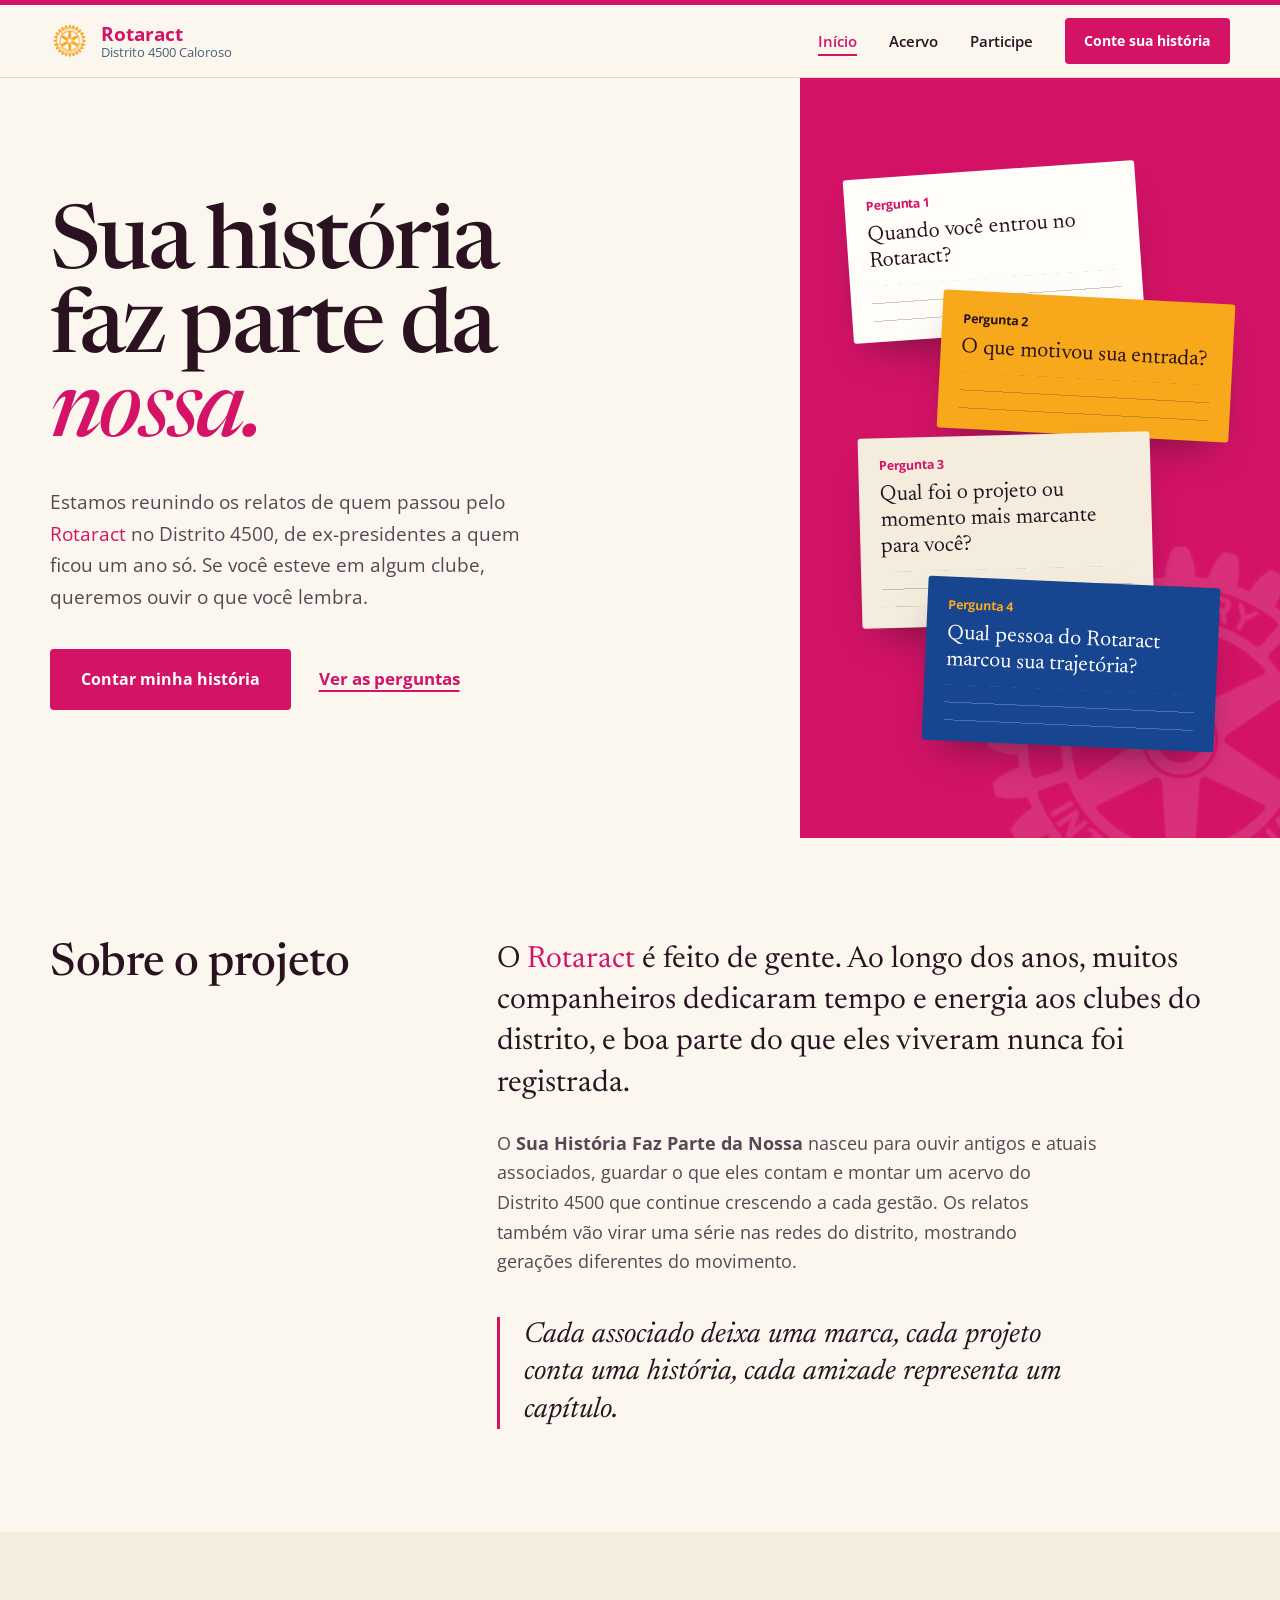
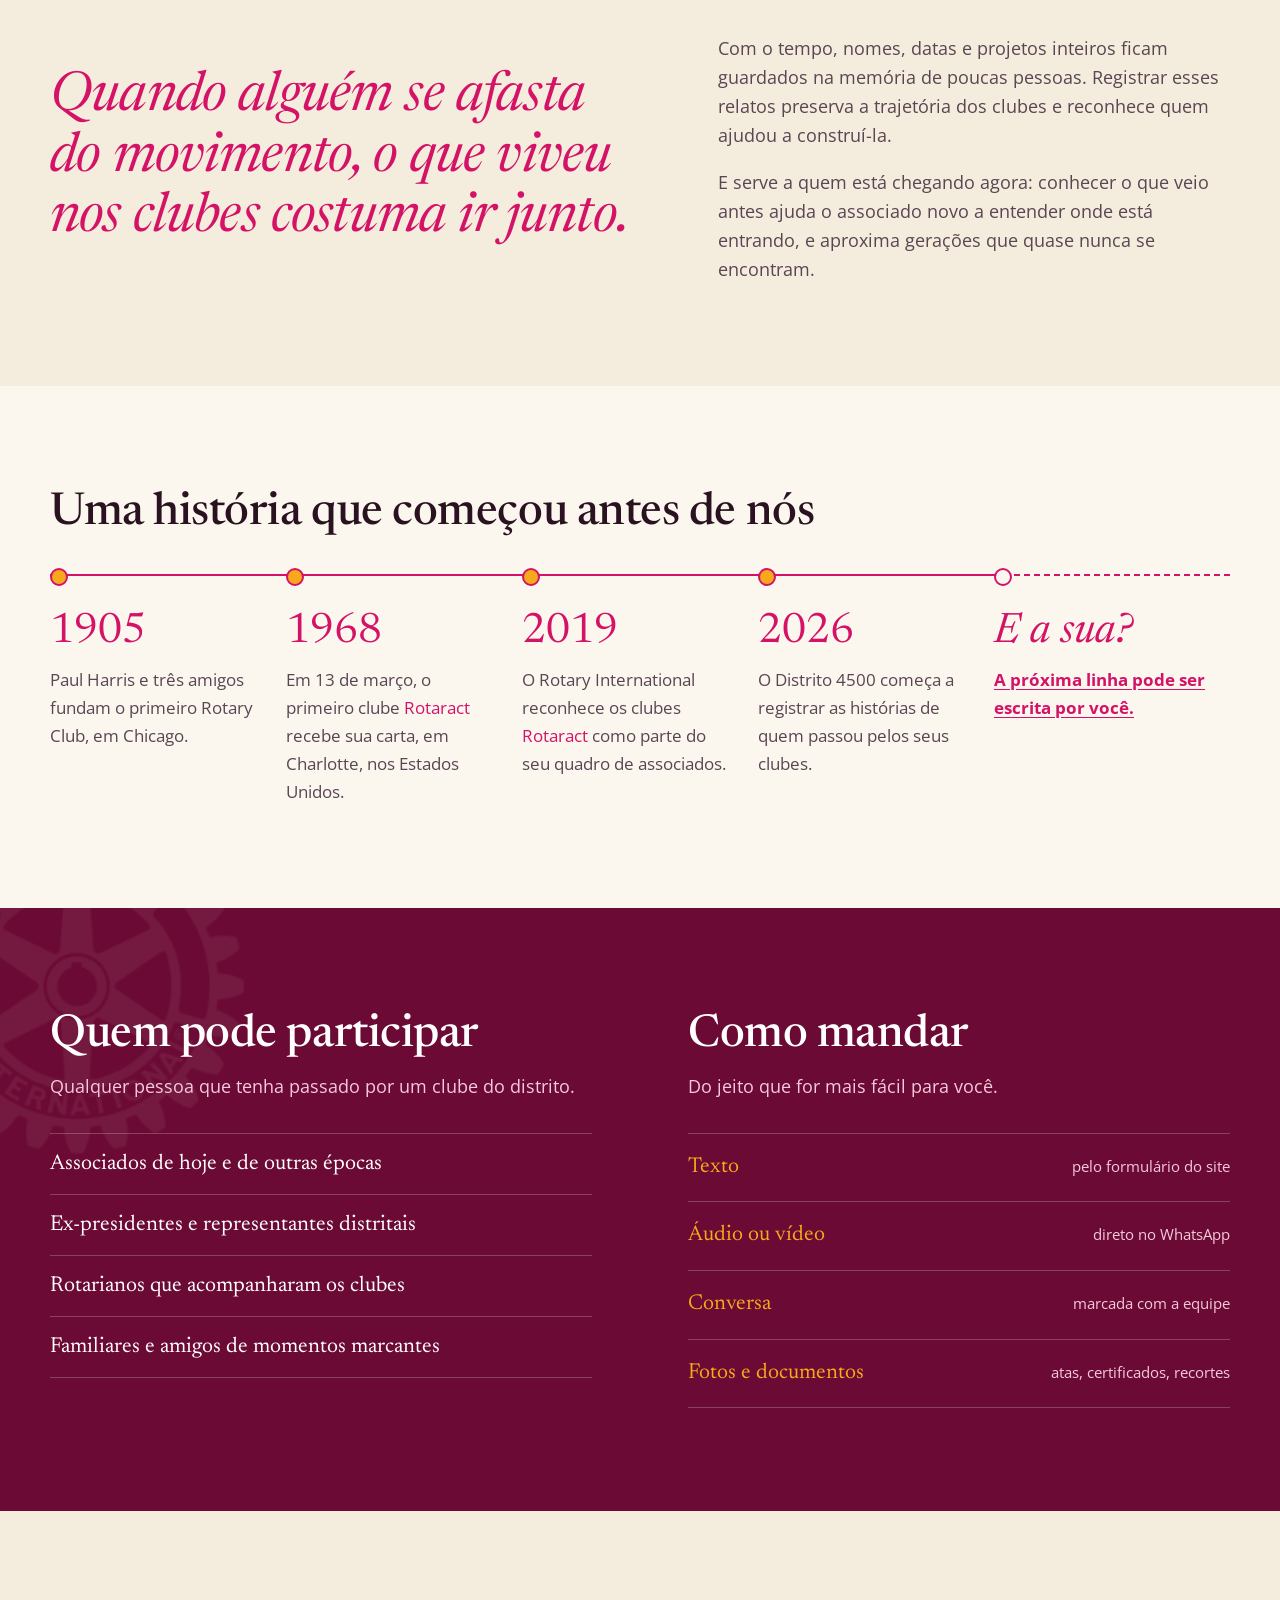
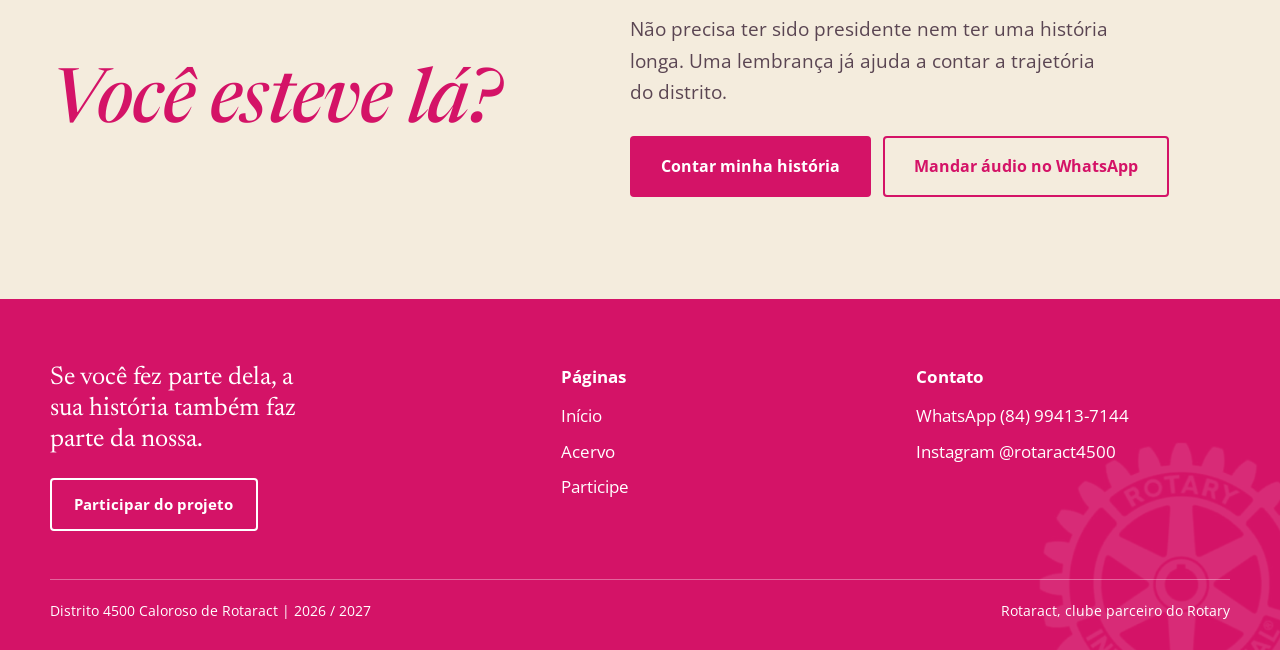
<file: index.html>
<!doctype html>
<html lang="pt-BR">
<head>
<meta charset="utf-8">
<meta name="viewport" content="width=device-width, initial-scale=1">
<title>Sua História Faz Parte da Nossa | Rotaract Distrito 4500</title>
<meta name="description" content="Projeto do Distrito 4500 Caloroso de Rotaract para reunir as histórias de quem passou pelos nossos clubes.">
<meta name="theme-color" content="#d41367">
<meta property="og:title" content="Sua História Faz Parte da Nossa">
<meta property="og:description" content="Passou por um clube Rotaract do Distrito 4500? Conte sua história para o acervo do distrito.">
<meta property="og:type" content="website">
<meta property="og:url" content="https://dipolo-gif.github.io/rotaract4500/">
<meta property="og:image" content="https://dipolo-gif.github.io/rotaract4500/assets/grafismos/compartilhar.png">
<meta property="og:image:width" content="1200">
<meta property="og:image:height" content="630">
<meta name="twitter:card" content="summary_large_image">
<link rel="icon" href="assets/grafismos/favicon.svg" type="image/svg+xml">
<link rel="preconnect" href="https://fonts.googleapis.com">
<link rel="preconnect" href="https://fonts.gstatic.com" crossorigin>
<link href="https://fonts.googleapis.com/css2?family=Newsreader:ital,opsz,wght@0,6..72,400..600;1,6..72,400..600&family=Open+Sans:wght@400;600;700&display=swap" rel="stylesheet">
<link rel="stylesheet" href="css/estilo.css">
</head>
<body>

<a class="pular" href="#conteudo">Pular para o conteúdo</a>

<header class="cabecalho">
  <div class="env cabecalho__int">
    <a class="marca" href="index.html">
      <img class="marca__roda" src="assets/marca/rotary.png" alt="" width="480" height="480">
      <span class="marca__texto">
        <span class="marca__nome">Rotaract</span>
        <span class="marca__sub">Distrito 4500 Caloroso</span>
      </span>
    </a>
    <button class="menu-btn" type="button" aria-expanded="false" aria-controls="nav-principal" aria-label="Abrir menu">
      <span></span><span></span><span></span>
    </button>
    <nav class="nav" id="nav-principal" aria-label="Principal">
      <ul class="nav__lista">
        <li><a class="nav__link" href="index.html" aria-current="page">Início</a></li>
        <li><a class="nav__link" href="acervo.html">Acervo</a></li>
        <li><a class="nav__link" href="participar.html">Participe</a></li>
      </ul>
      <a class="btn" href="participar.html#formulario">Conte sua história</a>
    </nav>
  </div>
</header>

<main id="conteudo">

<section class="abertura">
  <div class="abertura__texto">
    <h1 class="abertura__titulo">Sua história faz parte da <em>nossa.</em></h1>
    <p class="abertura__linha">
      Estamos reunindo os relatos de quem passou pelo <span class="rotaract">Rotaract</span>
      no Distrito 4500, de ex-presidentes a quem ficou um ano só. Se você esteve em algum
      clube, queremos ouvir o que você lembra.
    </p>
    <div class="abertura__acoes">
      <a class="btn btn--grande" href="participar.html#formulario">Contar minha história</a>
      <a class="link-seta" href="participar.html#roteiro">Ver as perguntas</a>
    </div>
  </div>

  <div class="abertura__painel" aria-hidden="true">
    <img class="abertura__roda" src="assets/marca/rotary.png" alt="" width="480" height="480">
    <div class="mesa">
      <div class="cartao cartao--1">
        <span class="cartao__n">Pergunta 1</span>
        <p class="cartao__q">Quando você entrou no Rotaract?</p>
        <span class="cartao__linhas"></span>
      </div>
      <div class="cartao cartao--2">
        <span class="cartao__n">Pergunta 2</span>
        <p class="cartao__q">O que motivou sua entrada?</p>
        <span class="cartao__linhas"></span>
      </div>
      <div class="cartao cartao--3">
        <span class="cartao__n">Pergunta 3</span>
        <p class="cartao__q">Qual foi o projeto ou momento mais marcante para você?</p>
        <span class="cartao__linhas"></span>
      </div>
      <div class="cartao cartao--4">
        <span class="cartao__n">Pergunta 4</span>
        <p class="cartao__q">Qual pessoa do Rotaract marcou sua trajetória?</p>
        <span class="cartao__linhas"></span>
      </div>
    </div>
  </div>
</section>

<section class="secao">
  <div class="env sobre">
    <h2 class="sobre__titulo">Sobre o projeto</h2>
    <div class="sobre__texto">
      <p class="lead">
        O <span class="rotaract">Rotaract</span> é feito de gente. Ao longo dos anos, muitos
        companheiros dedicaram tempo e energia aos clubes do distrito, e boa parte do que eles
        viveram nunca foi registrada.
      </p>
      <p>
        O <strong>Sua História Faz Parte da Nossa</strong> nasceu para ouvir antigos e atuais
        associados, guardar o que eles contam e montar um acervo do Distrito 4500 que continue
        crescendo a cada gestão. Os relatos também vão virar uma série nas redes do distrito,
        mostrando gerações diferentes do movimento.
      </p>
      <blockquote class="citacao-grande">
        <p>Cada associado deixa uma marca, cada projeto conta uma história, cada amizade representa um capítulo.</p>
      </blockquote>
    </div>
  </div>
</section>

<section class="destaque">
  <div class="env destaque__grade">
    <p class="destaque__frase">
      Quando alguém se afasta do movimento, o que viveu nos clubes costuma ir junto.
    </p>
    <div class="destaque__texto">
      <p>
        Com o tempo, nomes, datas e projetos inteiros ficam guardados na memória de poucas
        pessoas. Registrar esses relatos preserva a trajetória dos clubes e reconhece quem
        ajudou a construí-la.
      </p>
      <p>
        E serve a quem está chegando agora: conhecer o que veio antes ajuda o associado novo a
        entender onde está entrando, e aproxima gerações que quase nunca se encontram.
      </p>
    </div>
  </div>
</section>

<section class="secao">
  <div class="env">
    <h2 class="titulo-secao">Uma história que começou antes de nós</h2>
    <ol class="linha-tempo">
      <li>
        <span class="linha-tempo__ano">1905</span>
        <p>Paul Harris e três amigos fundam o primeiro Rotary Club, em Chicago.</p>
      </li>
      <li>
        <span class="linha-tempo__ano">1968</span>
        <p>Em 13 de março, o primeiro clube <span class="rotaract">Rotaract</span> recebe sua carta, em Charlotte, nos Estados Unidos.</p>
      </li>
      <li>
        <span class="linha-tempo__ano">2019</span>
        <p>O Rotary International reconhece os clubes <span class="rotaract">Rotaract</span> como parte do seu quadro de associados.</p>
      </li>
      <li>
        <span class="linha-tempo__ano">2026</span>
        <p>O Distrito 4500 começa a registrar as histórias de quem passou pelos seus clubes.</p>
      </li>
      <li class="linha-tempo__aberta">
        <span class="linha-tempo__ano">E a sua?</span>
        <p><a href="participar.html">A próxima linha pode ser escrita por você.</a></p>
      </li>
    </ol>
  </div>
</section>

<section class="convite">
  <img class="convite__roda" src="assets/marca/rotary.png" alt="" width="480" height="480">
  <div class="env convite__grade">
    <div>
      <h2>Quem pode participar</h2>
      <p class="convite__intro">Qualquer pessoa que tenha passado por um clube do distrito.</p>
      <ul class="convite__lista">
        <li>Associados de hoje e de outras épocas</li>
        <li>Ex-presidentes e representantes distritais</li>
        <li>Rotarianos que acompanharam os clubes</li>
        <li>Familiares e amigos de momentos marcantes</li>
      </ul>
    </div>
    <div>
      <h2>Como mandar</h2>
      <p class="convite__intro">Do jeito que for mais fácil para você.</p>
      <dl class="convite__formatos">
        <div><dt>Texto</dt><dd>pelo formulário do site</dd></div>
        <div><dt>Áudio ou vídeo</dt><dd>direto no WhatsApp</dd></div>
        <div><dt>Conversa</dt><dd>marcada com a equipe</dd></div>
        <div><dt>Fotos e documentos</dt><dd>atas, certificados, recortes</dd></div>
      </dl>
    </div>
  </div>
</section>

<section class="secao" id="bloco-acervo" hidden>
  <div class="env">
    <div class="cabeca-secao">
      <h2>Histórias do acervo</h2>
      <a class="link-seta" href="acervo.html">Ver todas</a>
    </div>
    <div id="previa-acervo"></div>
  </div>
</section>

<section class="chamada-final">
  <div class="env chamada-final__grade">
    <h2 class="chamada-final__titulo">Você esteve lá?</h2>
    <div>
      <p class="chamada-final__texto">
        Não precisa ter sido presidente nem ter uma história longa. Uma lembrança já ajuda a
        contar a trajetória do distrito.
      </p>
      <div class="chamada-final__acoes">
        <a class="btn btn--grande" href="participar.html#formulario">Contar minha história</a>
        <a class="btn btn--linha btn--grande" id="cta-whats" href="participar.html" target="_blank" rel="noopener" hidden>Mandar áudio no WhatsApp</a>
      </div>
    </div>
  </div>
</section>

</main>

<footer class="rodape">
  <img class="rodape__roda" src="assets/marca/rotary.png" alt="" width="480" height="480">
  <div class="env">
    <div class="rodape__grade">
      <div>
        <p class="rodape__frase" data-config="fraseAssinatura"></p>
        <a class="btn btn--claro" href="participar.html#formulario">Participar do projeto</a>
      </div>
      <div>
        <p class="rodape__titulo">Páginas</p>
        <ul class="rodape__lista">
          <li><a href="index.html">Início</a></li>
          <li><a href="acervo.html">Acervo</a></li>
          <li><a href="participar.html">Participe</a></li>
        </ul>
      </div>
      <div>
        <p class="rodape__titulo">Contato</p>
        <ul class="rodape__lista" id="rodape-contato"></ul>
      </div>
    </div>
    <div class="rodape__base">
      <span data-config="rodapeCredito"></span>
      <span>Rotaract, clube parceiro do Rotary</span>
    </div>
  </div>
</footer>

<script src="dados/config.js"></script>
<script src="dados/historias.js"></script>
<script src="js/site.js"></script>
<script src="js/acervo.js"></script>
</body>
</html>
</file>
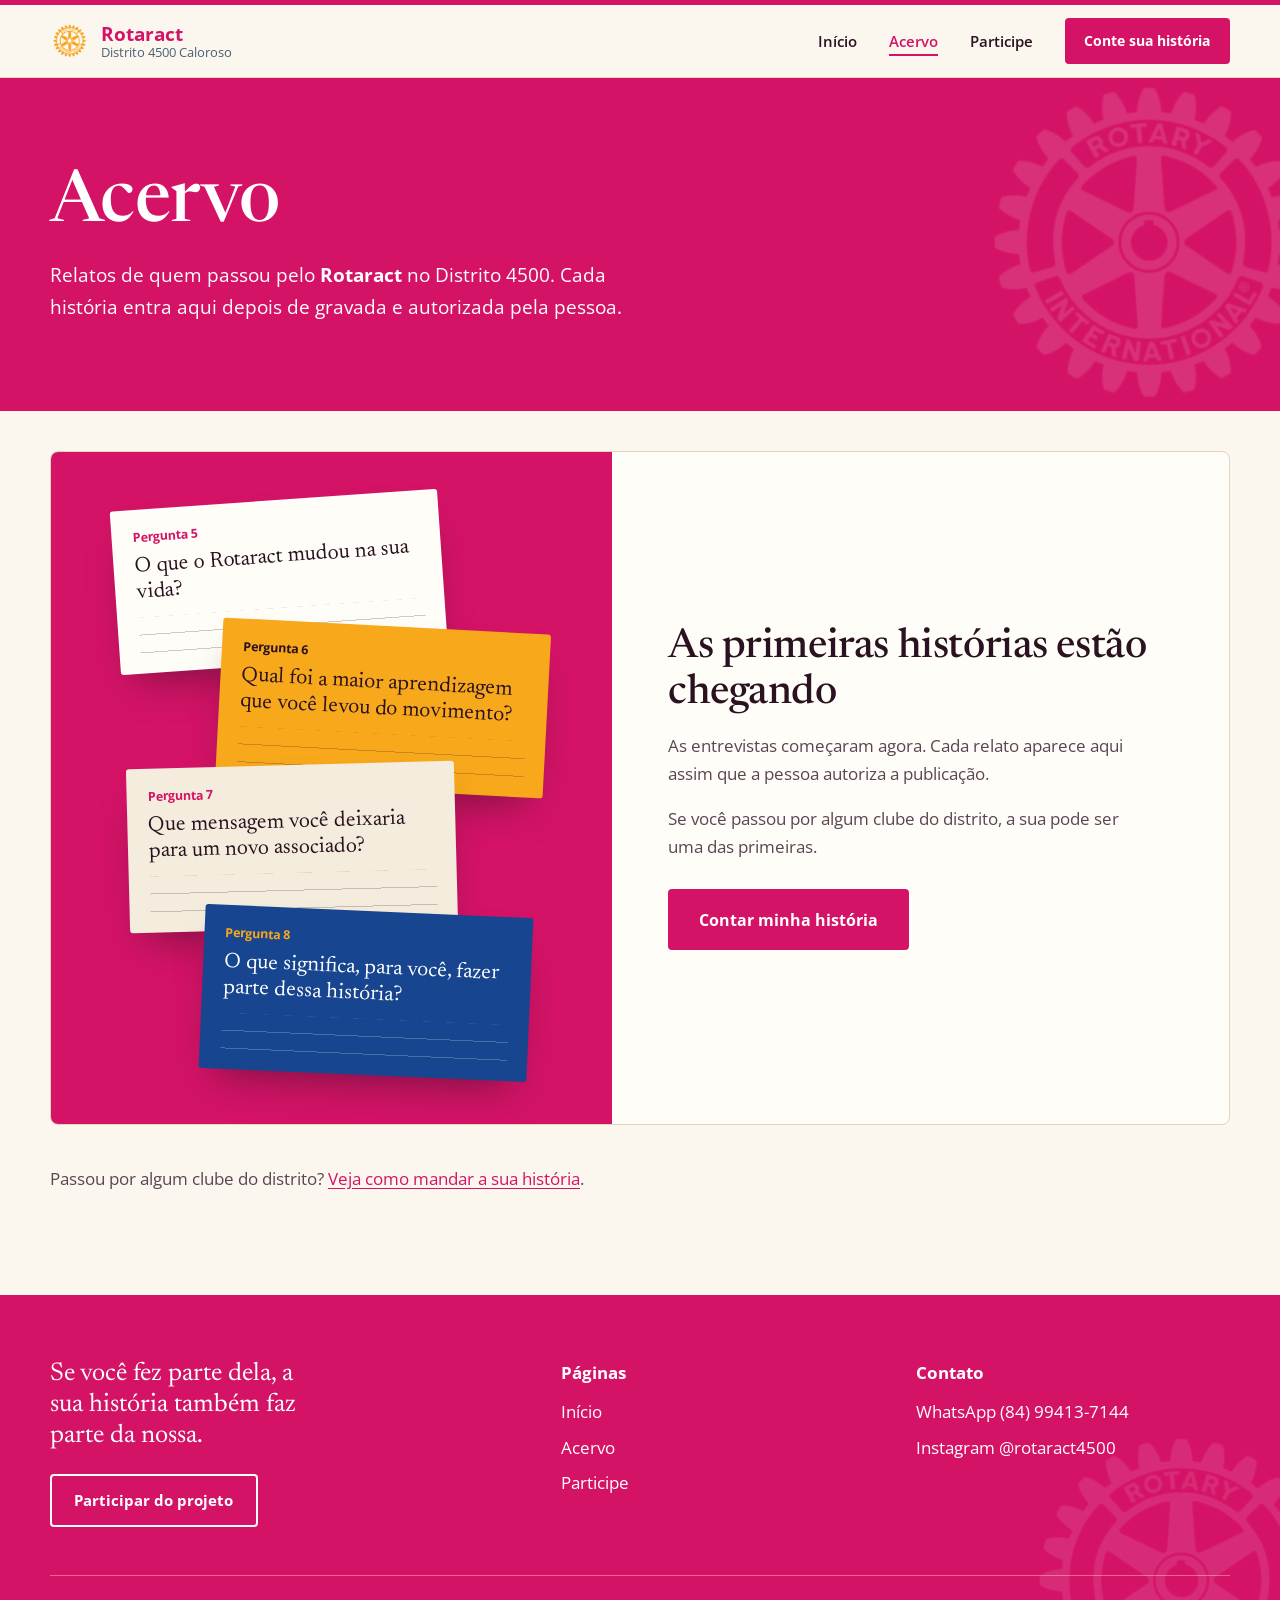
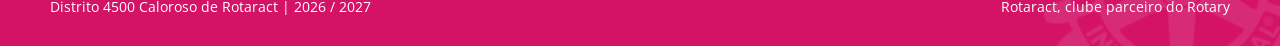
<file: acervo.html>
<!doctype html>
<html lang="pt-BR">
<head>
<meta charset="utf-8">
<meta name="viewport" content="width=device-width, initial-scale=1">
<title>Acervo | Sua História Faz Parte da Nossa</title>
<meta name="description" content="Relatos de quem passou pelos clubes do Distrito 4500 Caloroso de Rotaract.">
<meta name="theme-color" content="#d41367">
<meta property="og:title" content="Sua História Faz Parte da Nossa">
<meta property="og:description" content="Passou por um clube Rotaract do Distrito 4500? Conte sua história para o acervo do distrito.">
<meta property="og:image" content="https://dipolo-gif.github.io/rotaract4500/assets/grafismos/compartilhar.png">
<meta name="twitter:card" content="summary_large_image">
<link rel="icon" href="assets/grafismos/favicon.svg" type="image/svg+xml">
<link rel="preconnect" href="https://fonts.googleapis.com">
<link rel="preconnect" href="https://fonts.gstatic.com" crossorigin>
<link href="https://fonts.googleapis.com/css2?family=Newsreader:ital,opsz,wght@0,6..72,400..600;1,6..72,400..600&family=Open+Sans:wght@400;600;700&display=swap" rel="stylesheet">
<link rel="stylesheet" href="css/estilo.css">
</head>
<body>

<a class="pular" href="#conteudo">Pular para o conteúdo</a>

<header class="cabecalho">
  <div class="env cabecalho__int">
    <a class="marca" href="index.html">
      <img class="marca__roda" src="assets/marca/rotary.png" alt="" width="480" height="480">
      <span class="marca__texto">
        <span class="marca__nome">Rotaract</span>
        <span class="marca__sub">Distrito 4500 Caloroso</span>
      </span>
    </a>
    <button class="menu-btn" type="button" aria-expanded="false" aria-controls="nav-principal" aria-label="Abrir menu">
      <span></span><span></span><span></span>
    </button>
    <nav class="nav" id="nav-principal" aria-label="Principal">
      <ul class="nav__lista">
        <li><a class="nav__link" href="index.html">Início</a></li>
        <li><a class="nav__link" href="acervo.html">Acervo</a></li>
        <li><a class="nav__link" href="participar.html">Participe</a></li>
      </ul>
      <a class="btn" href="participar.html#formulario">Conte sua história</a>
    </nav>
  </div>
</header>

<main id="conteudo">

<section class="topo-pagina">
  <img class="topo-pagina__roda" src="assets/marca/rotary.png" alt="" width="480" height="480">
  <div class="env">
    <h1>Acervo</h1>
    <p class="prosa">
      Relatos de quem passou pelo <span class="rotaract">Rotaract</span> no Distrito 4500. Cada
      história entra aqui depois de gravada e autorizada pela pessoa.
    </p>
  </div>
</section>

<section class="secao secao--curta">
  <div class="env">

    <div class="filtros">
      <div class="filtro">
        <label for="f-busca">Buscar</label>
        <input type="search" id="f-busca" placeholder="Nome, clube ou palavra">
      </div>
      <div class="filtro">
        <label for="f-decada">Década</label>
        <select id="f-decada"><option value="">Todas</option></select>
      </div>
      <div class="filtro">
        <label for="f-clube">Clube</label>
        <select id="f-clube"><option value="">Todos</option></select>
      </div>
      <div class="filtro">
        <label for="f-formato">Formato</label>
        <select id="f-formato"><option value="">Todos</option></select>
      </div>
      <p class="filtros__contagem" id="f-contagem" role="status" aria-live="polite"></p>
    </div>

    <div id="acervo-lista"></div>

    <p class="nota-acervo">
      Passou por algum clube do distrito? <a href="participar.html">Veja como mandar a sua história</a>.
    </p>
  </div>
</section>

</main>

<div class="janela" id="janela" data-aberta="false" role="dialog" aria-modal="true" aria-label="Relato">
  <div class="janela__caixa">
    <div class="janela__topo">
      <span id="janela-codigo"></span>
      <button type="button" class="janela__fechar" data-fechar aria-label="Fechar">Fechar &times;</button>
    </div>
    <div class="janela__corpo" id="janela-corpo"></div>
  </div>
</div>

<footer class="rodape">
  <img class="rodape__roda" src="assets/marca/rotary.png" alt="" width="480" height="480">
  <div class="env">
    <div class="rodape__grade">
      <div>
        <p class="rodape__frase" data-config="fraseAssinatura"></p>
        <a class="btn btn--claro" href="participar.html#formulario">Participar do projeto</a>
      </div>
      <div>
        <p class="rodape__titulo">Páginas</p>
        <ul class="rodape__lista">
          <li><a href="index.html">Início</a></li>
          <li><a href="acervo.html">Acervo</a></li>
          <li><a href="participar.html">Participe</a></li>
        </ul>
      </div>
      <div>
        <p class="rodape__titulo">Contato</p>
        <ul class="rodape__lista" id="rodape-contato"></ul>
      </div>
    </div>
    <div class="rodape__base">
      <span data-config="rodapeCredito"></span>
      <span>Rotaract, clube parceiro do Rotary</span>
    </div>
  </div>
</footer>

<script src="dados/config.js"></script>
<script src="dados/historias.js"></script>
<script src="js/site.js"></script>
<script src="js/acervo.js"></script>
</body>
</html>
</file>
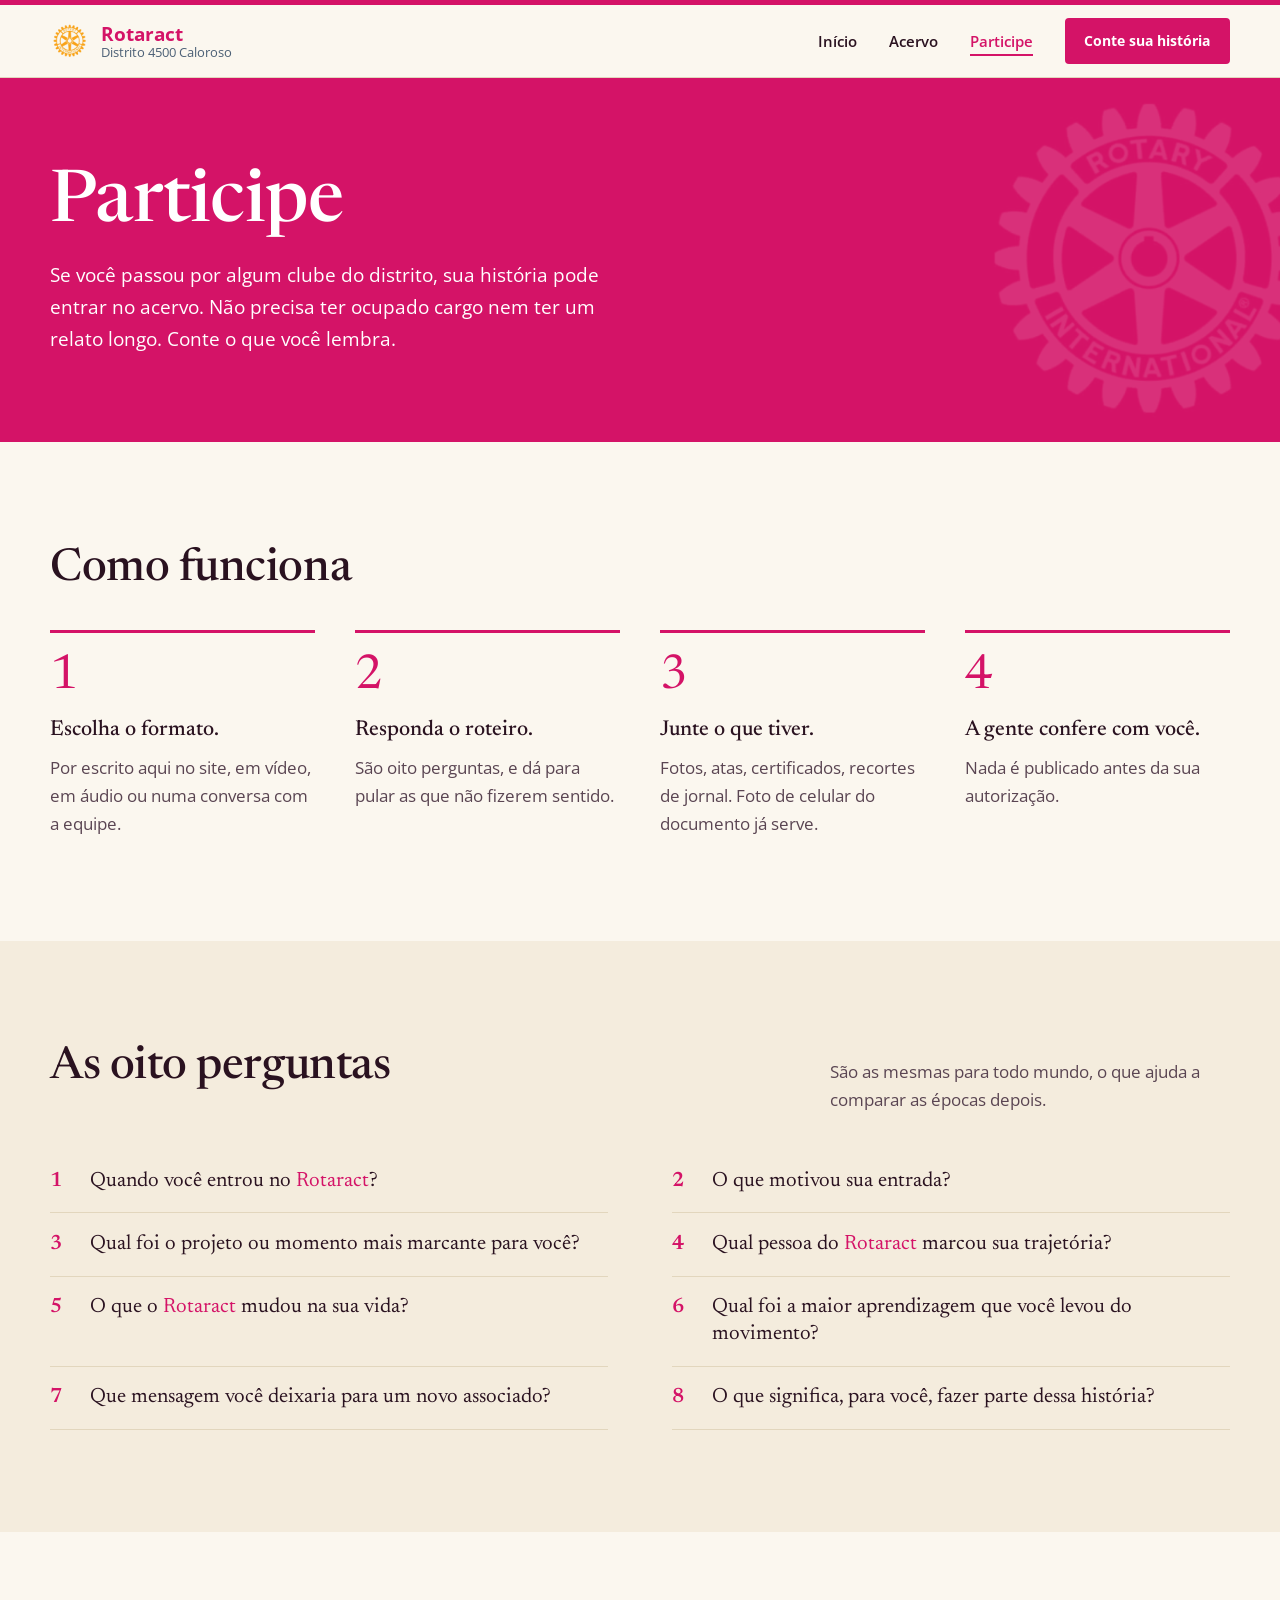
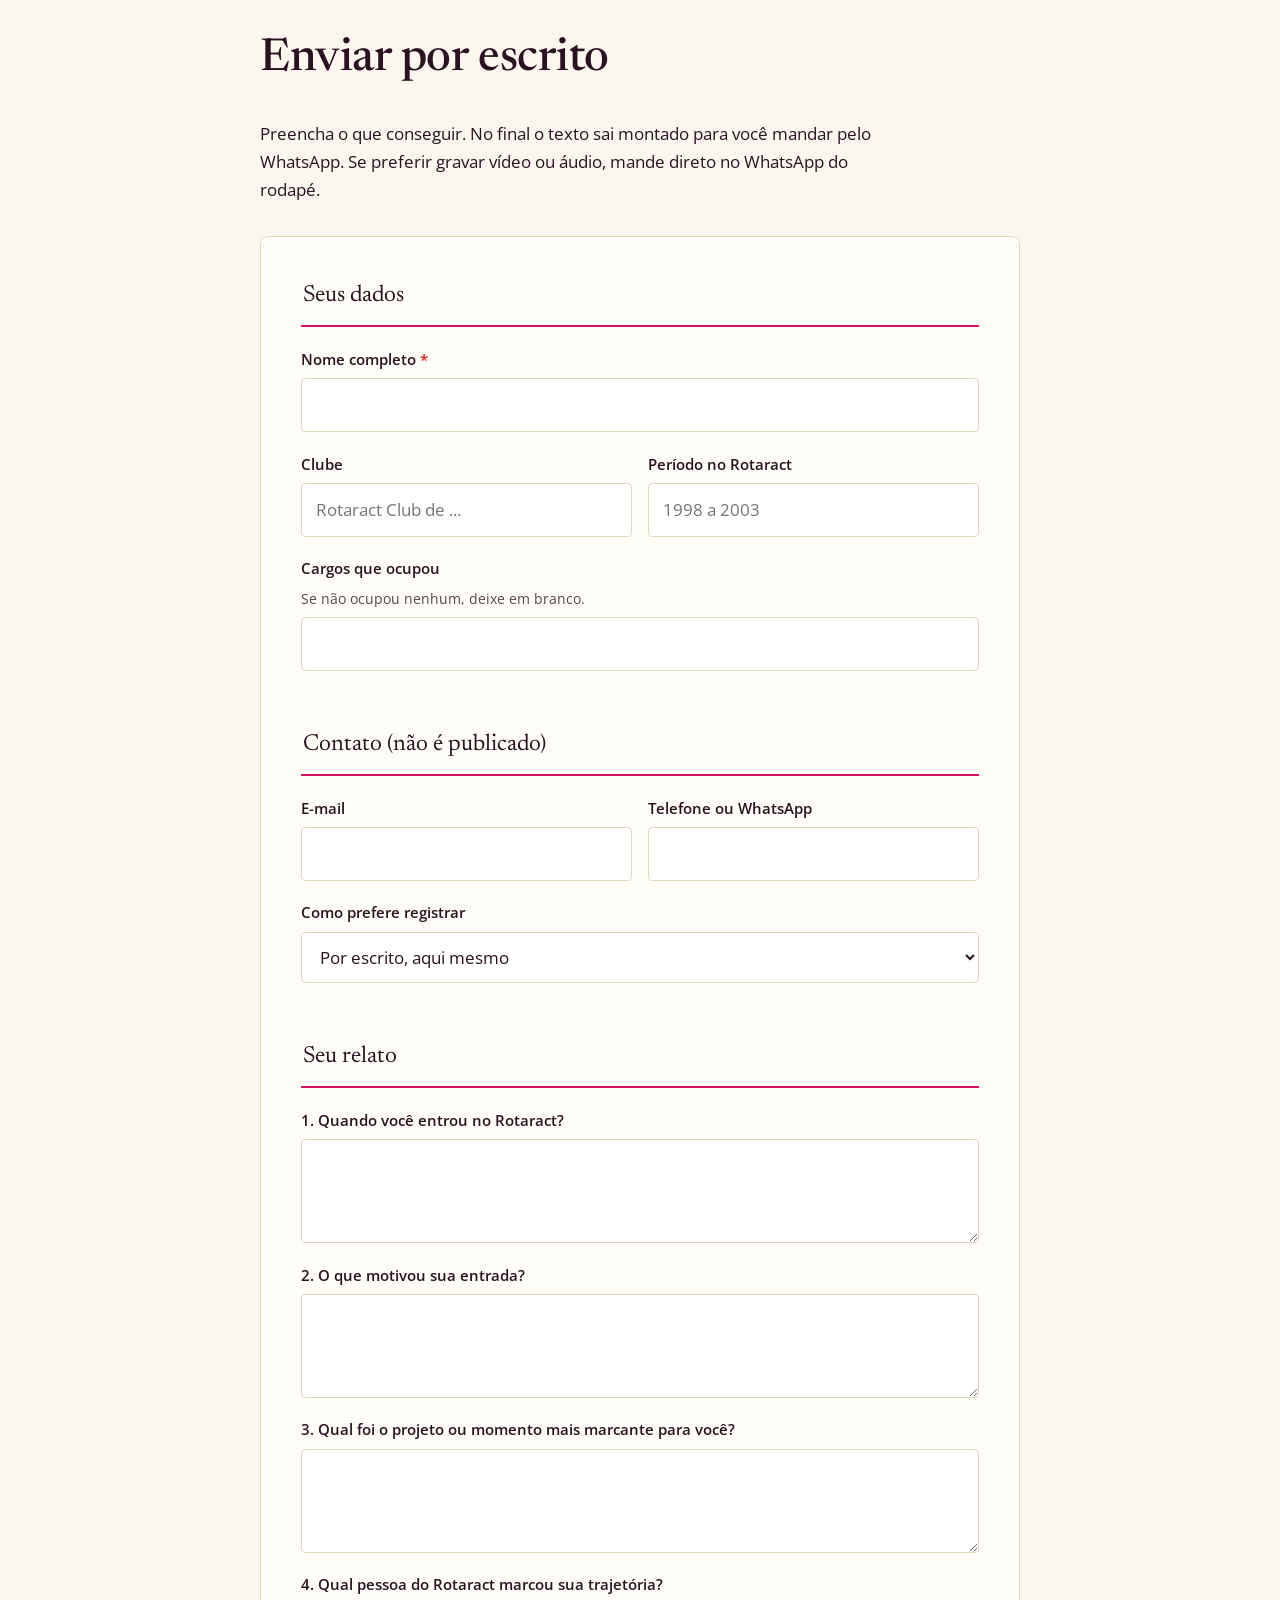
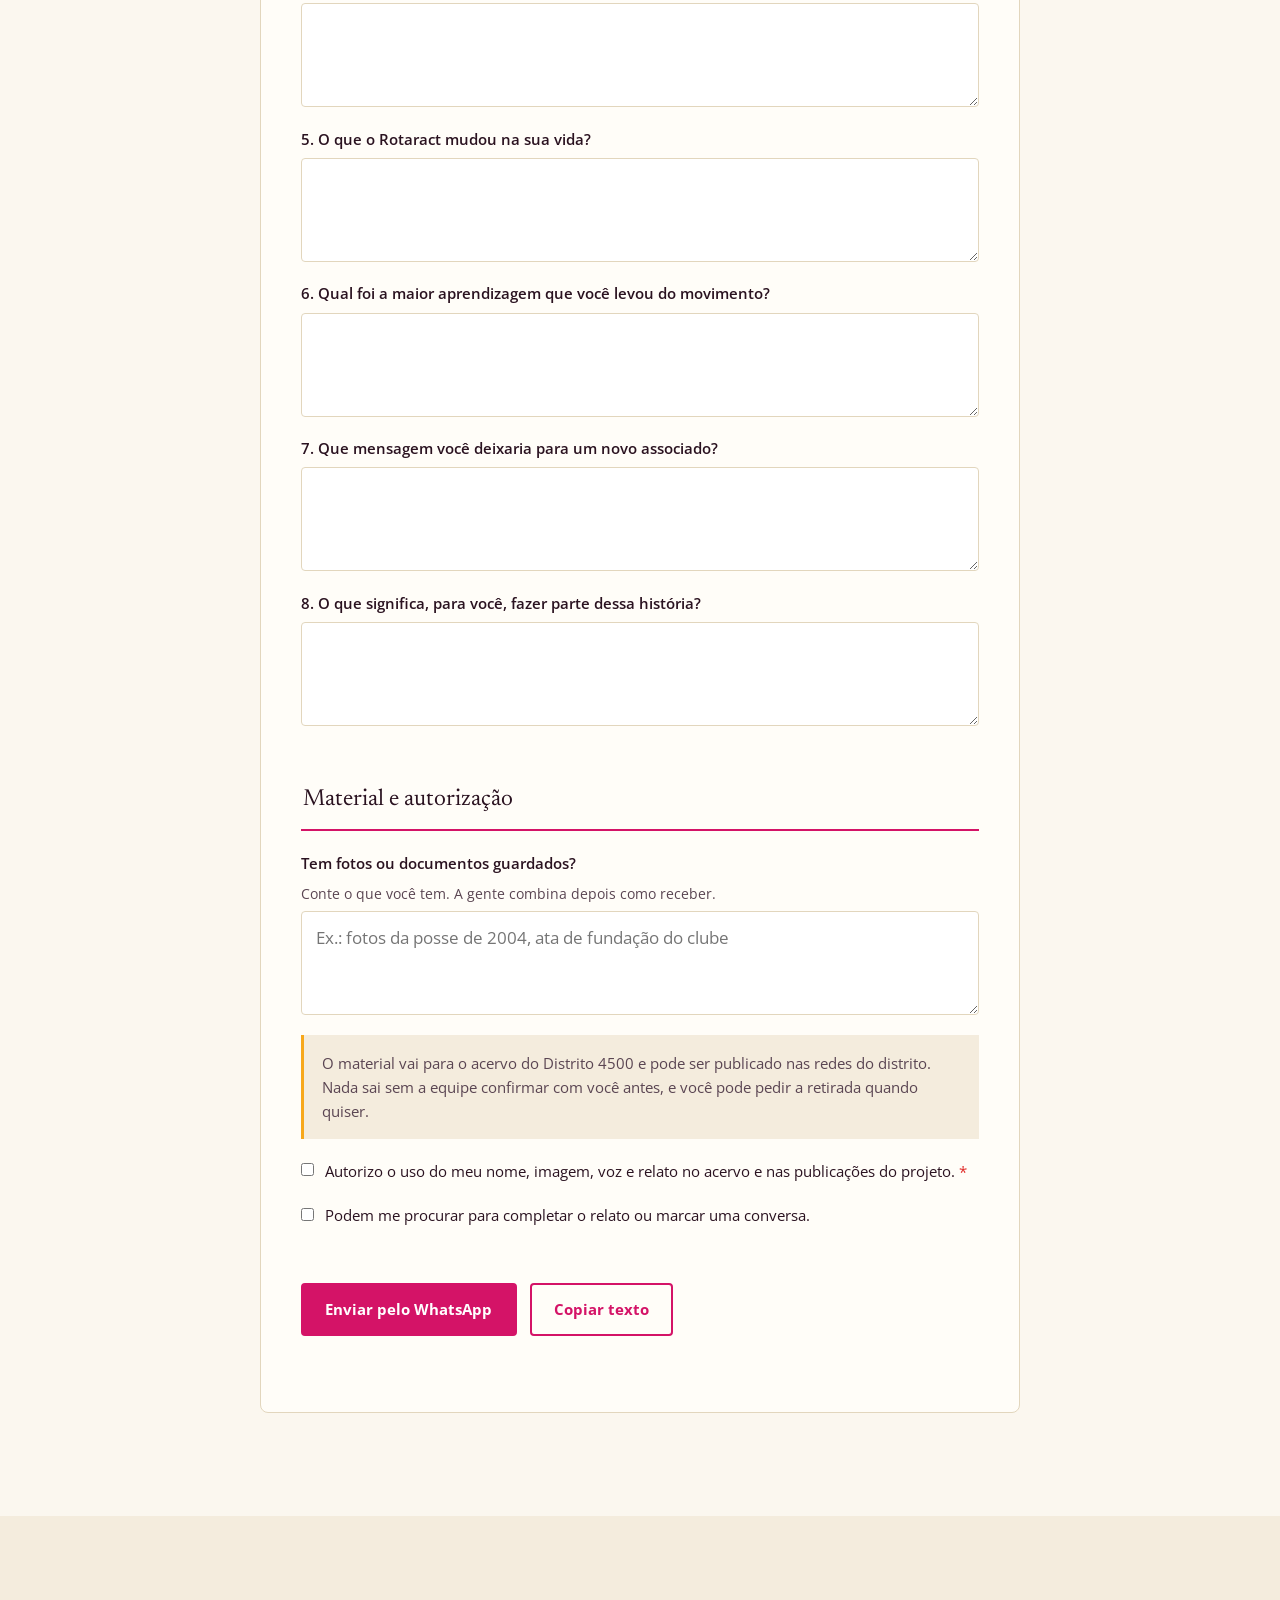
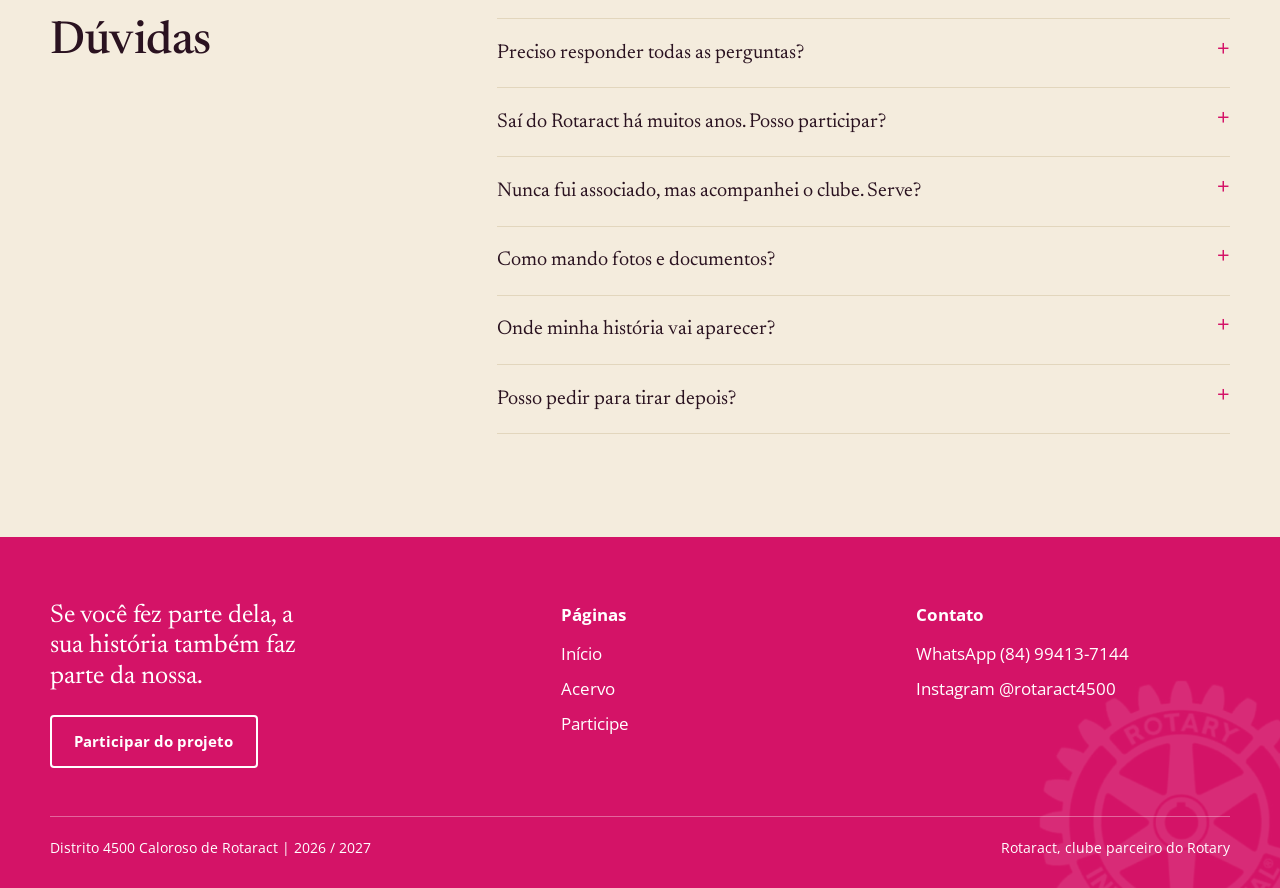
<file: participar.html>
<!doctype html>
<html lang="pt-BR">
<head>
<meta charset="utf-8">
<meta name="viewport" content="width=device-width, initial-scale=1">
<title>Participe | Sua História Faz Parte da Nossa</title>
<meta name="description" content="Como mandar sua história para o acervo do Distrito 4500 Caloroso de Rotaract.">
<meta name="theme-color" content="#d41367">
<meta property="og:title" content="Sua História Faz Parte da Nossa">
<meta property="og:description" content="Passou por um clube Rotaract do Distrito 4500? Conte sua história para o acervo do distrito.">
<meta property="og:image" content="https://dipolo-gif.github.io/rotaract4500/assets/grafismos/compartilhar.png">
<meta name="twitter:card" content="summary_large_image">
<link rel="icon" href="assets/grafismos/favicon.svg" type="image/svg+xml">
<link rel="preconnect" href="https://fonts.googleapis.com">
<link rel="preconnect" href="https://fonts.gstatic.com" crossorigin>
<link href="https://fonts.googleapis.com/css2?family=Newsreader:ital,opsz,wght@0,6..72,400..600;1,6..72,400..600&family=Open+Sans:wght@400;600;700&display=swap" rel="stylesheet">
<link rel="stylesheet" href="css/estilo.css">
</head>
<body>

<a class="pular" href="#conteudo">Pular para o conteúdo</a>

<header class="cabecalho">
  <div class="env cabecalho__int">
    <a class="marca" href="index.html">
      <img class="marca__roda" src="assets/marca/rotary.png" alt="" width="480" height="480">
      <span class="marca__texto">
        <span class="marca__nome">Rotaract</span>
        <span class="marca__sub">Distrito 4500 Caloroso</span>
      </span>
    </a>
    <button class="menu-btn" type="button" aria-expanded="false" aria-controls="nav-principal" aria-label="Abrir menu">
      <span></span><span></span><span></span>
    </button>
    <nav class="nav" id="nav-principal" aria-label="Principal">
      <ul class="nav__lista">
        <li><a class="nav__link" href="index.html">Início</a></li>
        <li><a class="nav__link" href="acervo.html">Acervo</a></li>
        <li><a class="nav__link" href="participar.html">Participe</a></li>
      </ul>
      <a class="btn" href="#formulario">Conte sua história</a>
    </nav>
  </div>
</header>

<main id="conteudo">

<section class="topo-pagina">
  <img class="topo-pagina__roda" src="assets/marca/rotary.png" alt="" width="480" height="480">
  <div class="env">
    <h1>Participe</h1>
    <p class="prosa">
      Se você passou por algum clube do distrito, sua história pode entrar no acervo. Não precisa
      ter ocupado cargo nem ter um relato longo. Conte o que você lembra.
    </p>
  </div>
</section>

<section class="secao">
  <div class="env">
    <h2 class="titulo-secao">Como funciona</h2>
    <ol class="passos-lista">
      <li><strong>Escolha o formato.</strong> Por escrito aqui no site, em vídeo, em áudio ou numa conversa com a equipe.</li>
      <li><strong>Responda o roteiro.</strong> São oito perguntas, e dá para pular as que não fizerem sentido.</li>
      <li><strong>Junte o que tiver.</strong> Fotos, atas, certificados, recortes de jornal. Foto de celular do documento já serve.</li>
      <li><strong>A gente confere com você.</strong> Nada é publicado antes da sua autorização.</li>
    </ol>
  </div>
</section>

<section class="secao secao--papel2" id="roteiro">
  <div class="env">
    <div class="cabeca-secao">
      <h2>As oito perguntas</h2>
      <p>São as mesmas para todo mundo, o que ajuda a comparar as épocas depois.</p>
    </div>
    <ol class="perguntas-lista">
      <li>Quando você entrou no <span class="rotaract">Rotaract</span>?</li>
      <li>O que motivou sua entrada?</li>
      <li>Qual foi o projeto ou momento mais marcante para você?</li>
      <li>Qual pessoa do <span class="rotaract">Rotaract</span> marcou sua trajetória?</li>
      <li>O que o <span class="rotaract">Rotaract</span> mudou na sua vida?</li>
      <li>Qual foi a maior aprendizagem que você levou do movimento?</li>
      <li>Que mensagem você deixaria para um novo associado?</li>
      <li>O que significa, para você, fazer parte dessa história?</li>
    </ol>
  </div>
</section>

<section class="secao" id="formulario">
  <div class="env-estreito">
    <h2 class="titulo-secao">Enviar por escrito</h2>
    <p class="prosa" style="margin:1rem 0 2rem">
      Preencha o que conseguir. No final o texto sai montado para você mandar pelo WhatsApp.
      Se preferir gravar vídeo ou áudio, mande direto no WhatsApp do rodapé.
    </p>

    <form class="form-envio" id="form-historia" novalidate>

      <fieldset class="form-bloco">
        <legend class="form-bloco__titulo">Seus dados</legend>

        <div class="campo">
          <label class="campo__rotulo" for="nome">Nome completo <span class="campo__req">*</span></label>
          <input type="text" id="nome" name="nome" autocomplete="name" required>
        </div>

        <div class="campo--linha">
          <div class="campo">
            <label class="campo__rotulo" for="clube">Clube</label>
            <input type="text" id="clube" name="clube" placeholder="Rotaract Club de ...">
          </div>
          <div class="campo">
            <label class="campo__rotulo" for="periodo">Período no Rotaract</label>
            <input type="text" id="periodo" name="periodo" placeholder="1998 a 2003">
          </div>
        </div>

        <div class="campo">
          <label class="campo__rotulo" for="cargo">Cargos que ocupou</label>
          <span class="campo__dica">Se não ocupou nenhum, deixe em branco.</span>
          <input type="text" id="cargo" name="cargo">
        </div>
      </fieldset>

      <fieldset class="form-bloco">
        <legend class="form-bloco__titulo">Contato (não é publicado)</legend>

        <div class="campo--linha">
          <div class="campo">
            <label class="campo__rotulo" for="email">E-mail</label>
            <input type="email" id="email" name="email" autocomplete="email">
          </div>
          <div class="campo">
            <label class="campo__rotulo" for="telefone">Telefone ou WhatsApp</label>
            <input type="tel" id="telefone" name="telefone" autocomplete="tel">
          </div>
        </div>

        <div class="campo">
          <label class="campo__rotulo" for="formato">Como prefere registrar</label>
          <select id="formato" name="formato">
            <option value="Texto pelo formulário">Por escrito, aqui mesmo</option>
            <option value="Vídeo">Vídeo gravado por mim</option>
            <option value="Áudio">Áudio</option>
            <option value="Entrevista">Conversa com a equipe</option>
            <option value="Ainda não sei">Ainda não sei</option>
          </select>
        </div>
      </fieldset>

      <fieldset class="form-bloco">
        <legend class="form-bloco__titulo">Seu relato</legend>

        <div class="campo">
          <label class="campo__rotulo" for="p1">1. Quando você entrou no Rotaract?</label>
          <textarea id="p1" data-pergunta="Quando você entrou no Rotaract?"></textarea>
        </div>
        <div class="campo">
          <label class="campo__rotulo" for="p2">2. O que motivou sua entrada?</label>
          <textarea id="p2" data-pergunta="O que motivou sua entrada?"></textarea>
        </div>
        <div class="campo">
          <label class="campo__rotulo" for="p3">3. Qual foi o projeto ou momento mais marcante para você?</label>
          <textarea id="p3" data-pergunta="Qual foi o projeto ou momento mais marcante para você?"></textarea>
        </div>
        <div class="campo">
          <label class="campo__rotulo" for="p4">4. Qual pessoa do Rotaract marcou sua trajetória?</label>
          <textarea id="p4" data-pergunta="Qual pessoa do Rotaract marcou sua trajetória?"></textarea>
        </div>
        <div class="campo">
          <label class="campo__rotulo" for="p5">5. O que o Rotaract mudou na sua vida?</label>
          <textarea id="p5" data-pergunta="O que o Rotaract mudou na sua vida?"></textarea>
        </div>
        <div class="campo">
          <label class="campo__rotulo" for="p6">6. Qual foi a maior aprendizagem que você levou do movimento?</label>
          <textarea id="p6" data-pergunta="Qual foi a maior aprendizagem que você levou do movimento?"></textarea>
        </div>
        <div class="campo">
          <label class="campo__rotulo" for="p7">7. Que mensagem você deixaria para um novo associado?</label>
          <textarea id="p7" data-pergunta="Que mensagem você deixaria para um novo associado?"></textarea>
        </div>
        <div class="campo">
          <label class="campo__rotulo" for="p8">8. O que significa, para você, fazer parte dessa história?</label>
          <textarea id="p8" data-pergunta="O que significa, para você, fazer parte dessa história?"></textarea>
        </div>
      </fieldset>

      <fieldset class="form-bloco">
        <legend class="form-bloco__titulo">Material e autorização</legend>

        <div class="campo">
          <label class="campo__rotulo" for="material">Tem fotos ou documentos guardados?</label>
          <span class="campo__dica">Conte o que você tem. A gente combina depois como receber.</span>
          <textarea id="material" name="material" placeholder="Ex.: fotos da posse de 2004, ata de fundação do clube"></textarea>
        </div>

        <p class="aviso">
          O material vai para o acervo do Distrito 4500 e pode ser publicado nas redes do distrito.
          Nada sai sem a equipe confirmar com você antes, e você pode pedir a retirada quando quiser.
        </p>

        <div class="campo">
          <label class="caixa-marca">
            <input type="checkbox" id="autorizo" required>
            <span>Autorizo o uso do meu nome, imagem, voz e relato no acervo e nas publicações do
            projeto. <span class="campo__req">*</span></span>
          </label>
        </div>
        <div class="campo">
          <label class="caixa-marca">
            <input type="checkbox" id="contato-ok">
            <span>Podem me procurar para completar o relato ou marcar uma conversa.</span>
          </label>
        </div>
      </fieldset>

      <div class="form-acoes">
        <button class="btn" type="button" id="enviar-email">Enviar por e-mail</button>
        <button class="btn btn--ouro" type="button" id="enviar-whats">Enviar pelo WhatsApp</button>
        <button class="btn btn--linha" type="button" id="copiar">Copiar texto</button>
      </div>
      <p id="aviso-form" class="form-status" role="status" aria-live="polite"></p>
    </form>
  </div>
</section>

<section class="secao secao--papel2">
  <div class="env duo">
    <h2 class="duo__titulo">Dúvidas</h2>
    <div class="duvidas">
      <details>
        <summary>Preciso responder todas as perguntas?</summary>
        <p>Não. Responda as que fizerem sentido. Três respostas bem contadas valem mais que oito curtas.</p>
      </details>
      <details>
        <summary>Saí do Rotaract há muitos anos. Posso participar?</summary>
        <p>Pode, e são justamente esses relatos que correm mais risco de se perder.</p>
      </details>
      <details>
        <summary>Nunca fui associado, mas acompanhei o clube. Serve?</summary>
        <p>Serve. Rotarianos, familiares e amigos que estiveram presentes em momentos importantes também podem contar.</p>
      </details>
      <details>
        <summary>Como mando fotos e documentos?</summary>
        <p>Descreva no formulário o que você tem e a equipe combina o envio pelo WhatsApp ou pessoalmente.</p>
      </details>
      <details>
        <summary>Onde minha história vai aparecer?</summary>
        <p>No acervo deste site e nas redes do Distrito 4500, sempre com a sua autorização.</p>
      </details>
      <details>
        <summary>Posso pedir para tirar depois?</summary>
        <p>Pode, a qualquer momento. É só falar com a equipe pelo WhatsApp.</p>
      </details>
    </div>
  </div>
</section>

</main>

<footer class="rodape">
  <img class="rodape__roda" src="assets/marca/rotary.png" alt="" width="480" height="480">
  <div class="env">
    <div class="rodape__grade">
      <div>
        <p class="rodape__frase" data-config="fraseAssinatura"></p>
        <a class="btn btn--claro" href="#formulario">Participar do projeto</a>
      </div>
      <div>
        <p class="rodape__titulo">Páginas</p>
        <ul class="rodape__lista">
          <li><a href="index.html">Início</a></li>
          <li><a href="acervo.html">Acervo</a></li>
          <li><a href="participar.html">Participe</a></li>
        </ul>
      </div>
      <div>
        <p class="rodape__titulo">Contato</p>
        <ul class="rodape__lista" id="rodape-contato"></ul>
      </div>
    </div>
    <div class="rodape__base">
      <span data-config="rodapeCredito"></span>
      <span>Rotaract, clube parceiro do Rotary</span>
    </div>
  </div>
</footer>

<script src="dados/config.js"></script>
<script src="js/site.js"></script>
<script src="js/participar.js"></script>
</body>
</html>
</file>
<file: css/estilo.css>
/* Sua História Faz Parte da Nossa, Rotaract Distrito 4500 */

:root {
  /* cores oficiais (Rotary Brand Center) */
  --cranberry: #d41367;
  --royal: #17458f;
  --azure: #0067c8;
  --gold: #f7a81b;
  --cardinal: #e02927;
  --turquoise: #00adbb;
  --sky: #00a2e0;
  --violet: #901f93;
  --grass: #009739;
  --charcoal: #54565a;

  /* derivados e neutros do site */
  --vinho: #6b0a34;          /* cranberry fechado para blocos escuros */
  --rosa-claro: #f6c9dc;
  --rosa-escuro: #a20d4e;
  --papel: #fbf7ef;
  --papel-2: #f4ecdd;
  --branco: #fffdf8;
  --tinta: #2a1220;
  --tinta-2: #5a4552;
  --cinza: #4c6076;
  --linha: #e2d6bd;

  --serif: "Newsreader", Georgia, serif;
  --sans: "Open Sans", "Segoe UI", Arial, sans-serif;

  --largura: 1180px;
  --margem: clamp(1.25rem, 4vw, 2.5rem);
}

* { box-sizing: border-box; margin: 0; }
html { scroll-behavior: smooth; scroll-padding-top: 5.5rem; }
@media (prefers-reduced-motion: reduce) {
  html { scroll-behavior: auto; }
  * { transition: none !important; }
}

body {
  font-family: var(--sans);
  font-size: 1.0625rem;
  line-height: 1.65;
  color: var(--tinta);
  background: var(--papel);
  border-top: 5px solid var(--cranberry);
  -webkit-font-smoothing: antialiased;
}

img { display: block; max-width: 100%; height: auto; }
input, button, textarea, select { font: inherit; color: inherit; }
button { background: none; border: 0; cursor: pointer; }
[hidden] { display: none !important; }
:focus-visible { outline: 2px solid var(--azure); outline-offset: 3px; }

h1, h2, h3 { font-family: var(--serif); font-weight: 500; line-height: 1.08; letter-spacing: -.01em; }
h1 { font-size: clamp(2.5rem, 1.6rem + 3.6vw, 4.5rem); }
h2 { font-size: clamp(1.9rem, 1.4rem + 1.8vw, 3rem); }
p + p { margin-top: 1em; }

a { color: var(--cranberry); text-underline-offset: .2em; }
a:hover { color: var(--rosa-escuro); }

.rotaract { color: var(--cranberry); }

.env { width: min(100% - var(--margem) * 2, var(--largura)); margin-inline: auto; }
.env-estreito { width: min(100% - var(--margem) * 2, 760px); margin-inline: auto; }
.secao { padding-block: clamp(4rem, 8vw, 7rem); }
.secao--curta { padding-top: 2.5rem; }
.secao--papel2 { background: var(--papel-2); }
.prosa { max-width: 62ch; }
.titulo-secao { margin-bottom: 2.25rem; }

.pular {
  position: absolute; left: 1rem; top: -100px; z-index: 200;
  background: var(--cranberry); color: #fff; padding: .6rem 1rem; text-decoration: none;
}
.pular:focus { top: 1rem; color: #fff; }

.link-seta {
  font-weight: 700; text-decoration: underline;
  text-decoration-thickness: 2px; text-underline-offset: .3em;
}


/* cabeçalho */
.cabecalho {
  position: sticky; top: 0; z-index: 100;
  background: var(--papel);
  border-bottom: 1px solid var(--linha);
}
.cabecalho__int { display: flex; align-items: center; justify-content: space-between; gap: 1.5rem; min-height: 4.5rem; }

.marca { display: flex; align-items: center; gap: .7rem; text-decoration: none; }
.marca__roda { width: 2.5rem; height: 2.5rem; }
.marca__texto { display: flex; flex-direction: column; line-height: 1.15; }
.marca__nome { font-weight: 700; font-size: 1.2rem; color: var(--cranberry); }
.marca__sub { font-size: .8rem; color: var(--cinza); }
.marca__oficial { height: 2.5rem; width: auto; }

.nav, .nav__lista { display: flex; align-items: center; gap: 2rem; list-style: none; padding: 0; }
.nav__link { font-weight: 600; font-size: .95rem; color: var(--tinta); text-decoration: none; padding-block: .3rem; }
.nav__link:hover { color: var(--cranberry); }
.nav__link[aria-current="page"] { color: var(--cranberry); box-shadow: inset 0 -2px 0 var(--cranberry); }
.nav .btn { padding: .55rem 1.1rem; font-size: .9rem; }

.menu-btn { display: none; width: 2.6rem; height: 2.6rem; position: relative; }
.menu-btn span { position: absolute; left: .55rem; right: .55rem; height: 2px; background: var(--tinta); transition: transform .25s, opacity .2s; }
.menu-btn span:nth-child(1) { top: .85rem; }
.menu-btn span:nth-child(2) { top: 1.25rem; }
.menu-btn span:nth-child(3) { top: 1.65rem; }
.menu-btn[aria-expanded="true"] span:nth-child(1) { transform: translateY(.4rem) rotate(45deg); }
.menu-btn[aria-expanded="true"] span:nth-child(2) { opacity: 0; }
.menu-btn[aria-expanded="true"] span:nth-child(3) { transform: translateY(-.4rem) rotate(-45deg); }

@media (max-width: 880px) {
  .menu-btn { display: block; }
  .nav {
    position: fixed; inset: calc(4.5rem + 5px) 0 auto 0;
    flex-direction: column; align-items: stretch; gap: 0;
    background: var(--papel); border-bottom: 1px solid var(--linha);
    padding: .5rem var(--margem) 1.5rem;
    /* sobe a própria altura + a do cabeçalho, senão sobra um pedaço visível */
    transform: translateY(calc(-100% - 5rem));
    visibility: hidden;
    transition: transform .3s, visibility .3s;
  }
  .nav[data-aberto="true"] { transform: none; visibility: visible; }
  .nav__lista { flex-direction: column; align-items: stretch; gap: 0; }
  .nav__link { display: block; padding-block: .9rem; border-bottom: 1px solid var(--linha); box-shadow: none; }
  .nav .btn { margin-top: 1rem; padding: .8rem 1rem; }
}


/* botões */
.btn {
  display: inline-flex; align-items: center; justify-content: center;
  padding: .75rem 1.4rem;
  font-weight: 700; font-size: .95rem; text-decoration: none;
  border: 2px solid var(--cranberry); border-radius: 4px;
  background: var(--cranberry); color: #fff;
  transition: background .15s, color .15s, border-color .15s;
}
.btn:hover { background: var(--rosa-escuro); border-color: var(--rosa-escuro); color: #fff; }
.btn--grande { padding: .95rem 1.8rem; font-size: 1rem; }
.btn--linha { background: transparent; color: var(--cranberry); }
.btn--linha:hover { background: var(--cranberry); color: #fff; }
.btn--ouro { background: var(--gold); border-color: var(--gold); color: var(--tinta); }
.btn--ouro:hover { background: #ffbe45; border-color: #ffbe45; color: var(--tinta); }
.btn--claro { background: transparent; border-color: #fff; color: #fff; }
.btn--claro:hover { background: #fff; color: var(--cranberry); }


/* abertura: texto à esquerda, painel de cor sangrando até a borda direita */
.abertura {
  display: grid;
  grid-template-columns: minmax(0, 1.25fr) minmax(0, .75fr);
  min-height: min(86vh, 760px);
}
.abertura__texto {
  align-self: center;
  padding-block: clamp(3rem, 8vw, 6rem);
  padding-left: max(var(--margem), calc((100vw - var(--largura)) / 2));
  padding-right: clamp(2rem, 5vw, 5rem);
}
.abertura__titulo {
  font-size: clamp(3rem, 1.2rem + 5.4vw, 6.4rem);
  line-height: .95;
  letter-spacing: -.03em;
  max-width: 10ch;
}
.abertura__titulo em { font-style: italic; color: var(--cranberry); }
.abertura__linha { font-size: 1.2rem; color: var(--tinta-2); max-width: 44ch; margin-top: 1.75rem; }
.abertura__acoes { display: flex; flex-wrap: wrap; align-items: center; gap: 1.25rem 1.75rem; margin-top: 2.25rem; }

.abertura__painel {
  position: relative; overflow: hidden;
  display: grid; place-items: center;
  padding: clamp(2.5rem, 5vw, 4rem) clamp(1.5rem, 4vw, 3rem);
  background: var(--cranberry);
}
.abertura__roda {
  position: absolute; right: -9rem; bottom: -9rem; width: 30rem;
  filter: brightness(0) invert(1); opacity: .12;
}

/* fichas do roteiro espalhadas no painel, como cartões numa mesa */
.mesa { position: relative; width: min(100%, 27rem); height: 36rem; }
.cartao {
  position: absolute; width: 76%;
  padding: 1.1rem 1.3rem 1.3rem;
  border-radius: 3px;
  box-shadow: 0 22px 40px -18px rgba(42,18,32,.55);
}
.cartao__n { display: block; font-size: .78rem; font-weight: 700; margin-bottom: .45rem; }
.cartao__q { font-family: var(--serif); font-size: 1.35rem; line-height: 1.2; }
.cartao__linhas {
  display: block; height: 2.2rem; margin-top: .7rem;
  background: repeating-linear-gradient(transparent 0 1.05rem, currentColor 1.05rem calc(1.05rem + 1px));
  opacity: .22;
}
.cartao--1 { top: 0; left: 0; background: var(--branco); color: var(--tinta); transform: rotate(-4deg); }
.cartao--2 { top: 22%; right: 0; background: var(--gold); color: var(--tinta); transform: rotate(3deg); }
.cartao--3 { top: 46%; left: 3%; background: var(--papel-2); color: var(--tinta); transform: rotate(-1.5deg); }
.cartao--4 { bottom: 0; right: 4%; background: var(--royal); color: #fff; transform: rotate(2.5deg); }
.cartao--1 .cartao__n, .cartao--3 .cartao__n { color: var(--cranberry); }
.cartao--4 .cartao__n { color: var(--gold); }

@media (max-width: 860px) {
  .abertura { grid-template-columns: 1fr; min-height: 0; }
  .abertura__texto { padding-inline: var(--margem); }
  .abertura__painel { padding-block: 2.5rem 3rem; }
  .mesa { height: 33rem; width: min(100%, 22rem); }
  .cartao { width: 82%; padding: .9rem 1rem 1rem; }
  .cartao__q { font-size: 1.15rem; }
  .cartao__linhas { height: 1.6rem; }
}


/* sobre */
.sobre { display: grid; grid-template-columns: minmax(0, 1fr) minmax(0, 2fr); gap: 3rem 5rem; }
.sobre__texto p { font-size: 1.125rem; color: var(--tinta-2); max-width: 60ch; }
.sobre__texto .lead {
  font-family: var(--serif); font-size: clamp(1.4rem, 1.1rem + 1vw, 1.9rem);
  line-height: 1.35; color: var(--tinta); margin-bottom: 1.5rem;
}
@media (max-width: 800px) { .sobre { grid-template-columns: 1fr; gap: 1.5rem; } }


/* frase em destaque */
.destaque { background: var(--papel-2); padding-block: clamp(4rem, 8vw, 7rem); }
.destaque__grade { display: grid; grid-template-columns: minmax(0, 1.15fr) minmax(0, 1fr); gap: 3rem 5rem; align-items: center; }
.destaque__frase {
  font-family: var(--serif); font-style: italic;
  font-size: clamp(2rem, 1.2rem + 2.8vw, 3.5rem); line-height: 1.1; letter-spacing: -.015em;
  color: var(--cranberry);
}
.destaque__texto p { font-size: 1.1rem; color: var(--tinta-2); }
@media (max-width: 800px) { .destaque__grade { grid-template-columns: 1fr; } }


/* convite: bloco escuro com quem participa e como mandar */
.convite { background: var(--vinho); color: #fff; padding-block: clamp(4rem, 8vw, 7rem); }
.convite__grade { display: grid; grid-template-columns: 1fr 1fr; gap: 4rem 6rem; }
.convite h2 { color: #fff; }
.convite__intro { color: var(--rosa-claro); font-size: 1.1rem; margin: .75rem 0 2rem; }
.convite__lista { list-style: none; padding: 0; }
.convite__lista li,
.convite__formatos div { padding-block: 1rem; border-top: 1px solid rgba(255,255,255,.22); }
.convite__lista li:last-child,
.convite__formatos div:last-child { border-bottom: 1px solid rgba(255,255,255,.22); }
.convite__lista li { font-family: var(--serif); font-size: 1.35rem; line-height: 1.3; }
.convite__formatos div { display: flex; flex-wrap: wrap; align-items: baseline; justify-content: space-between; gap: .25rem 1rem; }
.convite__formatos dt { font-family: var(--serif); font-size: 1.35rem; color: var(--gold); }
.convite__formatos dd { color: var(--rosa-claro); font-size: .95rem; }
.convite .btn { margin-top: 2.25rem; }
@media (max-width: 800px) { .convite__grade { grid-template-columns: 1fr; } }



/* citação dentro do texto */
.citacao-grande { margin-top: 2.5rem; padding-left: 1.5rem; border-left: 3px solid var(--cranberry); }
.citacao-grande p { font-family: var(--serif); font-style: italic; font-size: clamp(1.35rem, 1.1rem + .9vw, 1.8rem); line-height: 1.3; color: var(--tinta); max-width: 34ch; }


/* linha do tempo */
.linha-tempo { list-style: none; padding: 0; display: grid; grid-template-columns: repeat(5, 1fr); }
.linha-tempo li { position: relative; padding: 2.25rem 1.5rem 0 0; border-top: 2px solid var(--cranberry); color: var(--tinta-2); }
.linha-tempo li::before {
  content: ""; position: absolute; top: -8px; left: 0;
  width: 14px; height: 14px; border-radius: 50%;
  background: var(--gold); border: 2px solid var(--cranberry);
}
.linha-tempo__ano { display: block; font-family: var(--serif); font-size: clamp(2rem, 1.5rem + 1.4vw, 2.8rem); line-height: 1; color: var(--cranberry); margin-bottom: .75rem; }
.linha-tempo__aberta { border-top-style: dashed !important; }
.linha-tempo__aberta::before { background: var(--papel) !important; }
.linha-tempo__aberta .linha-tempo__ano { font-style: italic; }
.linha-tempo__aberta a { font-weight: 700; }
@media (max-width: 900px) {
  .linha-tempo { grid-template-columns: 1fr; border-left: 2px solid var(--cranberry); margin-left: 7px; }
  .linha-tempo li { border-top: 0; padding: 0 0 2rem 1.75rem; }
  .linha-tempo li::before { top: .5rem; left: -9px; }
  .linha-tempo__aberta { border-top: 0 !important; }
}


/* chamada final */
.chamada-final { background: var(--papel-2); padding-block: clamp(4rem, 8vw, 6.5rem); }
.chamada-final__grade { display: grid; grid-template-columns: minmax(0, 1fr) minmax(0, 1.2fr); gap: 2rem 5rem; align-items: center; }
.chamada-final__titulo { font-size: clamp(2.6rem, 1.5rem + 4vw, 5rem); line-height: .95; font-style: italic; color: var(--cranberry); }
.chamada-final__texto { font-size: 1.2rem; color: var(--tinta-2); max-width: 44ch; }
.chamada-final__acoes { display: flex; flex-wrap: wrap; gap: .8rem; margin-top: 1.75rem; }
@media (max-width: 800px) { .chamada-final__grade { grid-template-columns: 1fr; } }

.convite { position: relative; overflow: hidden; }
.convite .env { position: relative; }
.convite__roda { position: absolute; left: -8rem; top: -8rem; width: 26rem; filter: brightness(0) invert(1); opacity: .06; }


/* cabeçalho de seção com link ou nota ao lado */
.cabeca-secao { display: flex; flex-wrap: wrap; justify-content: space-between; align-items: baseline; gap: .75rem 2rem; margin-bottom: 2.25rem; }
.cabeca-secao p { color: var(--tinta-2); max-width: 40ch; }


/* topo das páginas internas */
.topo-pagina {
  position: relative; overflow: hidden;
  background: var(--cranberry); color: #fff;
  padding-block: clamp(3rem, 7vw, 5.5rem);
}
.topo-pagina h1 { color: #fff; margin-bottom: 1rem; }
.topo-pagina .prosa { font-size: 1.2rem; max-width: 52ch; }
.topo-pagina .rotaract { color: #fff; font-weight: 700; }
.topo-pagina .env { position: relative; }
.topo-pagina__roda {
  position: absolute; right: -4rem; top: 50%; transform: translateY(-50%);
  width: 24rem; filter: brightness(0) invert(1); opacity: .12;
}
@media (max-width: 700px) { .topo-pagina__roda { width: 14rem; right: -5rem; } }


/* participe: passos e perguntas */
.passos-lista { list-style: none; padding: 0; counter-reset: passo; display: grid; grid-template-columns: repeat(4, 1fr); gap: 2.5rem; }
.passos-lista li { counter-increment: passo; border-top: 3px solid var(--cranberry); padding-top: 1.25rem; color: var(--tinta-2); }
.passos-lista li::before {
  content: counter(passo); display: block;
  font-family: var(--serif); font-size: 3rem; line-height: 1; color: var(--cranberry); margin-bottom: .75rem;
}
.passos-lista strong { display: block; font-family: var(--serif); font-weight: 500; font-size: 1.35rem; color: var(--tinta); margin-bottom: .35rem; }
@media (max-width: 1000px) { .passos-lista { grid-template-columns: 1fr 1fr; } }
@media (max-width: 560px) { .passos-lista { grid-template-columns: 1fr; gap: 2rem; } }

.perguntas-lista { list-style: none; padding: 0; counter-reset: pergunta; display: grid; grid-template-columns: 1fr 1fr; column-gap: 4rem; }
.perguntas-lista li {
  counter-increment: pergunta;
  position: relative; padding: 1.1rem 0 1.1rem 2.5rem; border-bottom: 1px solid var(--linha);
  font-family: var(--serif); font-size: 1.3rem; line-height: 1.3;
}
/* número fora do fluxo do texto, para não separar o span do Rotaract */
.perguntas-lista li::before { content: counter(pergunta); position: absolute; left: 0; font-weight: 600; color: var(--cranberry); }
@media (max-width: 800px) { .perguntas-lista { grid-template-columns: 1fr; } }


/* acervo */
.filtros { display: flex; flex-wrap: wrap; gap: 1rem; align-items: flex-end; padding-bottom: 1.5rem; margin-bottom: 2rem; border-bottom: 1px solid var(--linha); }
.filtro { display: flex; flex-direction: column; gap: .3rem; }
.filtro label { font-size: .85rem; font-weight: 600; color: var(--cinza); }
.filtro select, .filtro input { padding: .55rem .7rem; background: var(--branco); border: 1px solid var(--linha); border-radius: 4px; min-width: 10rem; }
.filtro input { min-width: 14rem; }
.filtros__contagem { margin-left: auto; font-size: .9rem; color: var(--cinza); padding-bottom: .5rem; }
@media (max-width: 700px) { .filtros__contagem { margin-left: 0; } }

.acervo-grade { display: grid; grid-template-columns: repeat(auto-fill, minmax(16rem, 1fr)); gap: 1.5rem; }

.ficha {
  display: flex; flex-direction: column; width: 100%; text-align: left;
  background: var(--branco); border: 1px solid var(--linha); border-radius: 6px; overflow: hidden;
  transition: border-color .15s, box-shadow .15s;
}
.ficha:hover { border-color: var(--cranberry); box-shadow: 0 8px 24px -14px rgba(42,18,32,.35); }
.ficha__cor { height: 4px; }
.ficha__aba { display: flex; justify-content: space-between; padding: .5rem .9rem; font-size: .8rem; color: var(--cinza); border-bottom: 1px solid var(--linha); }
.ficha__retrato { aspect-ratio: 4 / 3; background: var(--papel-2); overflow: hidden; }
.ficha__retrato img { width: 100%; height: 100%; object-fit: cover; }
.ficha__retrato--vazio { display: grid; place-content: center; }
.ficha__iniciais { font-family: var(--serif); font-size: 2.8rem; opacity: .5; }
.ficha__corpo { display: flex; flex-direction: column; gap: .35rem; padding: 1rem 1rem 1.2rem; flex: 1; }
.ficha__nome { font-family: var(--serif); font-size: 1.35rem; line-height: 1.15; }
.ficha__clube { font-size: .88rem; color: var(--tinta-2); }
.ficha__trecho { font-family: var(--serif); font-style: italic; color: var(--tinta-2); margin-top: .3rem; flex: 1; }
.ficha__rodape { display: flex; align-items: center; gap: .4rem; margin-top: .6rem; font-size: .8rem; color: var(--cinza); }

.vazio {
  text-align: center; padding: clamp(2.5rem, 6vw, 4rem) 1.5rem;
  background: var(--branco); border: 1px solid var(--linha); border-radius: 8px;
}
.vazio__roda { width: 3.5rem; margin: 0 auto 1.25rem; }
.vazio__titulo { font-size: clamp(1.5rem, 1.2rem + 1vw, 2rem); margin-bottom: .6rem; }
.vazio__txt { color: var(--tinta-2); max-width: 46ch; margin-inline: auto; }
.vazio__acoes { display: flex; flex-wrap: wrap; gap: .8rem; justify-content: center; margin-top: 1.75rem; }

.nota-acervo { margin-top: 2.5rem; color: var(--tinta-2); }

.janela { position: fixed; inset: 0; z-index: 200; display: none; justify-content: center; align-items: flex-start; padding: 4vh var(--margem); background: rgba(42,18,32,.6); overflow-y: auto; }
.janela[data-aberta="true"] { display: flex; }
.janela__caixa { background: var(--papel); width: min(100%, 44rem); border-radius: 8px; overflow: hidden; }
.janela__topo { display: flex; justify-content: space-between; align-items: center; padding: .7rem 1.2rem; border-bottom: 1px solid var(--linha); font-size: .85rem; color: var(--cinza); }
.janela__fechar { font-size: .95rem; }
.janela__corpo { padding: 1.5rem 1.5rem 2rem; }
.janela__foto { margin-bottom: 1.5rem; }
.janela__nome { margin-bottom: .3rem; }
.janela__clube { color: var(--cinza); font-size: .9rem; margin-bottom: 1.5rem; }
.janela__corpo .citacao { font-family: var(--serif); font-style: italic; font-size: 1.35rem; line-height: 1.35; color: var(--cranberry); margin-bottom: 1rem; }
.janela__qa { border-top: 1px solid var(--linha); padding-top: 1.1rem; margin-top: 1.1rem; }
.janela__pergunta { font-weight: 700; color: var(--cranberry); margin-bottom: .4rem; }
.janela__resposta { font-family: var(--serif); font-size: 1.15rem; }


/* formulário */
.form-envio { background: var(--branco); border: 1px solid var(--linha); border-radius: 8px; padding: clamp(1.25rem, 4vw, 2.5rem); }
.form-bloco { border: 0; padding: 0; min-width: 0; margin-bottom: 2.25rem; }
.form-bloco__titulo { font-family: var(--serif); font-size: 1.45rem; padding-bottom: .6rem; margin-bottom: 1.25rem; border-bottom: 2px solid var(--cranberry); width: 100%; }
.campo { display: flex; flex-direction: column; gap: .4rem; margin-bottom: 1.2rem; }
.campo__rotulo { font-weight: 600; font-size: .95rem; }
.campo__dica { font-size: .85rem; color: var(--tinta-2); }
.campo__req { color: var(--cardinal); }
.campo input[type="text"], .campo input[type="email"], .campo input[type="tel"], .campo select, .campo textarea {
  width: 100%; padding: .75rem .85rem; background: #fff; border: 1px solid var(--linha); border-radius: 4px;
  transition: border-color .15s, box-shadow .15s;
}
.campo textarea { min-height: 6.5rem; resize: vertical; }
.campo input:focus, .campo select:focus, .campo textarea:focus { outline: none; border-color: var(--cranberry); box-shadow: 0 0 0 3px rgba(212,19,103,.15); }
.campo--linha { display: grid; grid-template-columns: 1fr 1fr; gap: 1rem; }
@media (max-width: 600px) { .campo--linha { grid-template-columns: 1fr; } }
.caixa-marca { display: flex; gap: .7rem; align-items: flex-start; font-size: .95rem; }
.caixa-marca input { margin-top: .3rem; accent-color: var(--cranberry); }
.aviso { background: var(--papel-2); border-left: 3px solid var(--gold); padding: 1rem 1.1rem; font-size: .92rem; color: var(--tinta-2); margin-bottom: 1.2rem; }
.form-acoes { display: flex; flex-wrap: wrap; gap: .8rem; }
.form-status { margin-top: 1rem; font-size: .9rem; color: var(--cinza); min-height: 1.4em; }


/* dúvidas */
.duvidas details { border-bottom: 1px solid var(--linha); }
.duvidas details:first-child { border-top: 1px solid var(--linha); }
.duvidas summary {
  list-style: none; cursor: pointer;
  display: flex; justify-content: space-between; gap: 1rem;
  padding-block: 1.1rem;
  font-family: var(--serif); font-size: 1.25rem;
}
.duvidas summary::-webkit-details-marker { display: none; }
.duvidas summary::after { content: "+"; font-family: var(--sans); color: var(--cranberry); font-size: 1.4rem; line-height: 1; transition: transform .2s; }
.duvidas details[open] summary::after { transform: rotate(45deg); }
.duvidas summary:hover { color: var(--cranberry); }
.duvidas details p { padding-bottom: 1.2rem; color: var(--tinta-2); max-width: 62ch; }

.duo { display: grid; grid-template-columns: minmax(0, 1fr) minmax(0, 2fr); gap: 2rem 5rem; }
@media (max-width: 800px) { .duo { grid-template-columns: 1fr; } }


/* rodapé */
.rodape { position: relative; overflow: hidden; background: var(--cranberry); color: #fff; padding-block: 4rem 1.75rem; }
.rodape__roda { position: absolute; right: -5rem; bottom: -7rem; width: 22rem; filter: brightness(0) invert(1); opacity: .1; }
.rodape__grade { position: relative; display: grid; grid-template-columns: 1.5fr 1fr 1fr; gap: 2.5rem; }
@media (max-width: 760px) { .rodape__grade { grid-template-columns: 1fr; } }
.rodape__frase { font-family: var(--serif); font-size: 1.6rem; line-height: 1.2; max-width: 20ch; margin-bottom: 1.4rem; }
.rodape__titulo { font-weight: 700; margin-bottom: .7rem; }
.rodape__lista { list-style: none; padding: 0; display: grid; gap: .45rem; }
.rodape__lista a, .rodape__lista span { color: #fff; text-decoration: none; }
.rodape__lista a:hover { text-decoration: underline; }
.rodape a:focus-visible { outline-color: #fff; }
.rodape__base { position: relative; display: flex; flex-wrap: wrap; justify-content: space-between; gap: .75rem; margin-top: 3rem; padding-top: 1.25rem; border-top: 1px solid rgba(255,255,255,.35); font-size: .85rem; }

/* acervo vazio: fichas em branco de um lado, convite do outro */
.vazio--mesa { display: grid; grid-template-columns: minmax(0, 1fr) minmax(0, 1.1fr); padding: 0; overflow: hidden; text-align: left; }
.vazio__mesa { display: grid; place-items: center; padding: 3rem 2rem; background: var(--cranberry); }
.vazio__conteudo { align-self: center; padding: clamp(2rem, 5vw, 3.5rem); }
.vazio--mesa .vazio__titulo { font-size: clamp(1.8rem, 1.3rem + 1.6vw, 2.6rem); line-height: 1.1; margin-bottom: 1rem; }
.vazio--mesa .vazio__txt { margin-inline: 0; }
.vazio--mesa .vazio__acoes { justify-content: flex-start; }
@media (max-width: 800px) {
  .vazio--mesa { grid-template-columns: 1fr; }
  .vazio__mesa .mesa { height: 34rem; }
}
</file>
